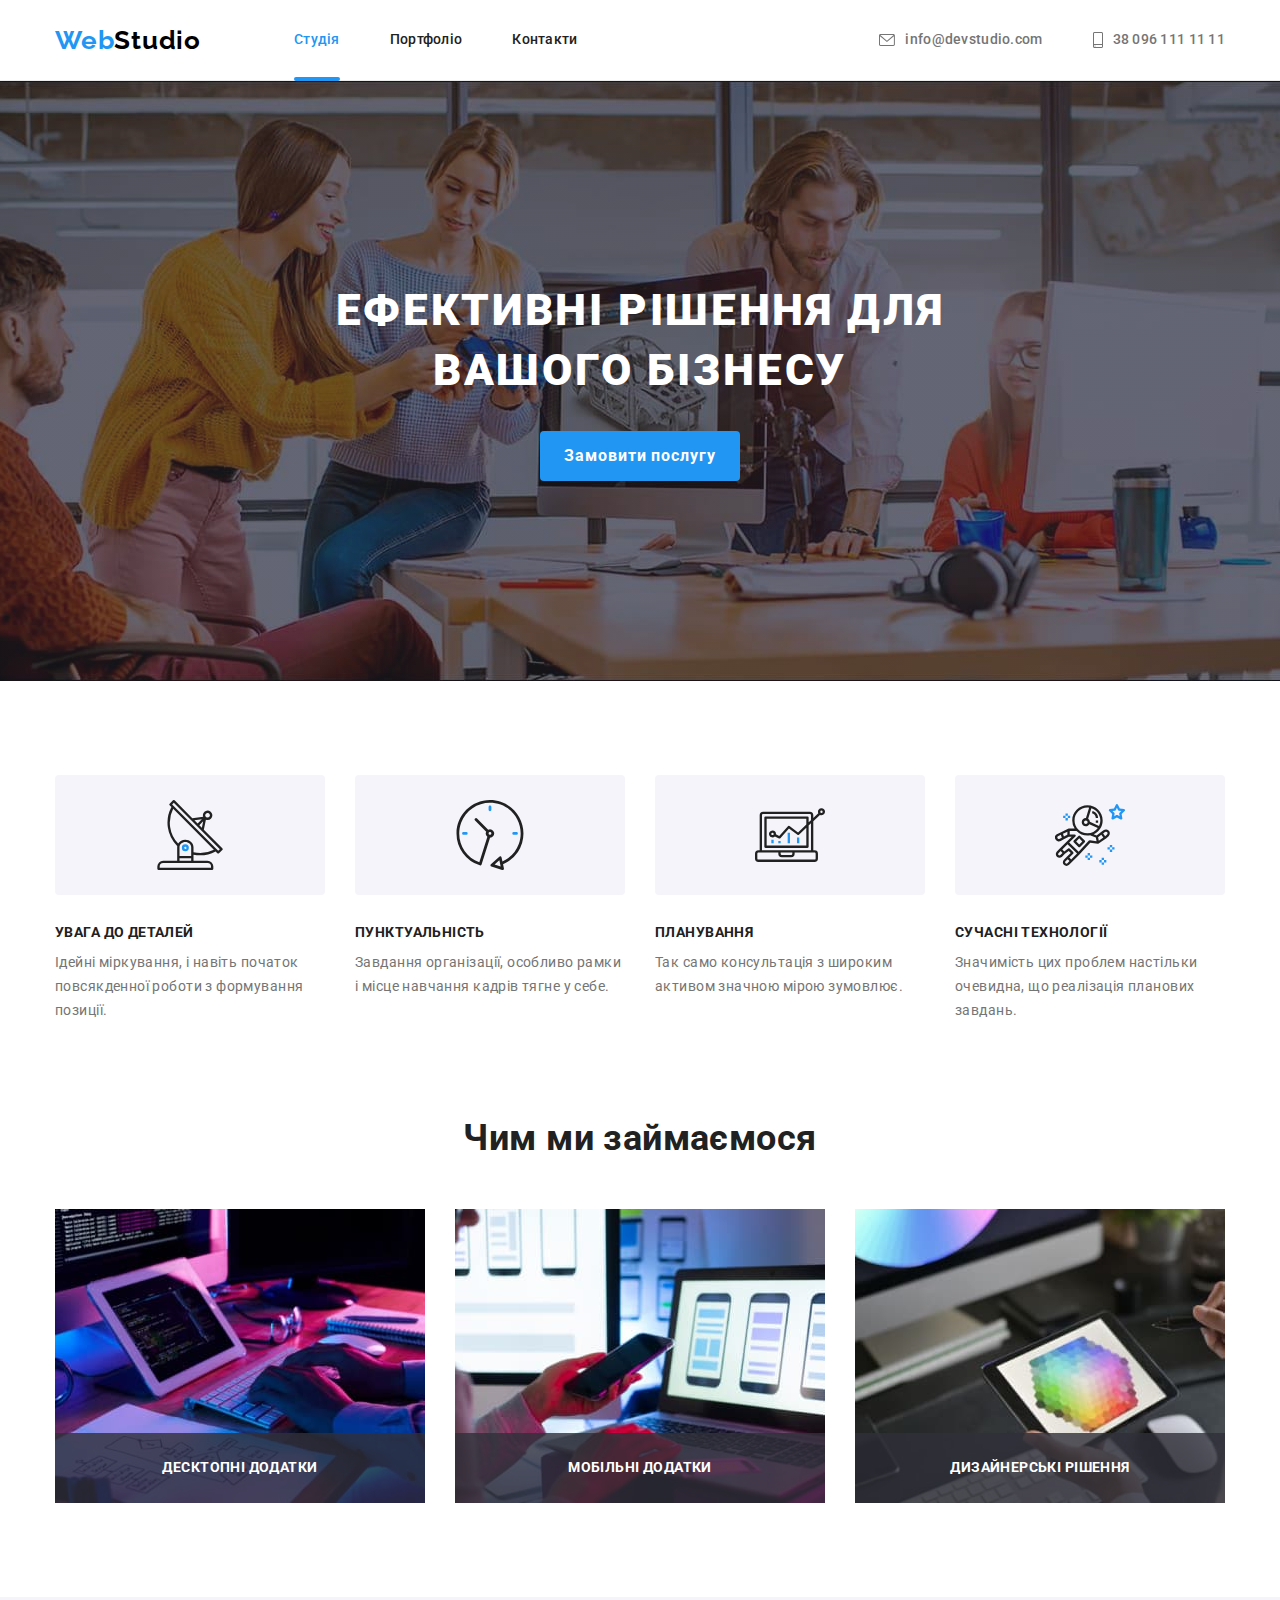
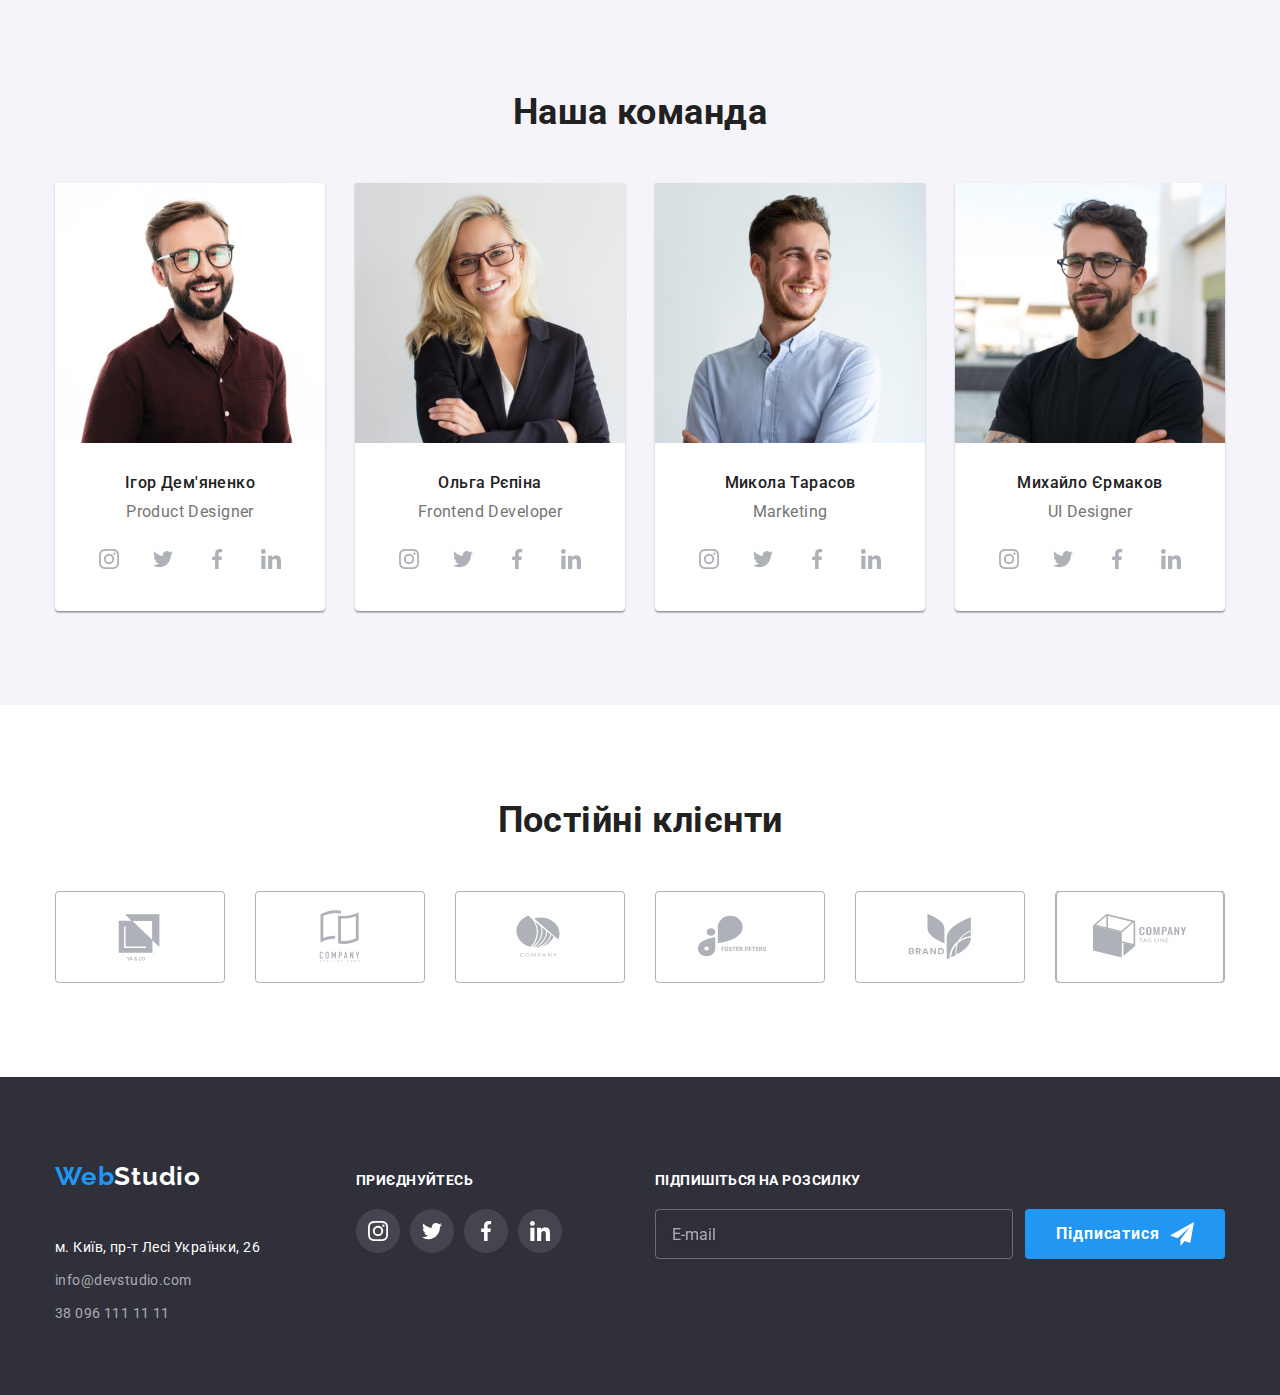
<file: index.html>
<!DOCTYPE html>
<html lang="uk">
  <head>
    <meta charset="UTF-8" />
    <meta http-equiv="X-UA-Compatible" content="IE=edge" />
    <meta name="viewport" content="width=device-width, initial-scale=1.0" />
    <title lang="en">WebStudio</title>
    <link rel="preconnect" href="https://fonts.googleapis.com" />
    <link rel="preconnect" href="https://fonts.gstatic.com" crossorigin />
    <link
      href="https://fonts.googleapis.com/css2?family=Raleway:wght@700&family=Roboto:wght@400;500;700;900&display=swap"
      rel="stylesheet"
    />
    <link rel="stylesheet" href="https://cdnjs.cloudflare.com/ajax/libs/modern-normalize/1.1.0/modern-normalize.min.css" />
    <link rel="stylesheet" href="./css/styles.css" />
  </head>
  <body>
    <!--Навігація-->
    <header>
      <div class="page-head container">
        <nav class="nav">
          <a href="./index.html" class="logo"><span lang="en" class="logo-web">Web</span>Studio</a>
          <ul class="page-nav list-settings">
            <li class="nav-item"><a href="./index.html" class="nav-list nav-current">Студія</a></li>
            <li class="nav-item"><a href="./portfolio.html" class="nav-list">Портфоліо</a></li>
            <li class="nav-item"><a href="" class="nav-list">Контакти</a></li>
          </ul>
        </nav>
        <ul class="page-contact list-settings">
          <li>
            <a href="mailto:info@devstudio.com" class="contacts contact-mail">
              <svg class="contact-icon" width="16" height="12">
                <use href="./images/icons.svg#icon-mail"></use>
              </svg>
              info@devstudio.com</a
            >
          </li>
          <li>
            <a href="tel:380961111111" class="contacts"
              ><svg class="contact-icon" width="10" height="16">
                <use href="./images/icons.svg#icon-phone"></use></svg
              >38 096 111 11 11</a
            >
          </li>
        </ul>
      </div>
    </header>
    <!-- Мейн -->
    <main>
      <!--Шапка-->
      <section class="title-section">
        <div class="container hero">
          <h1 class="main-title">
            Ефективні рішення для<br />
            вашого бізнесу
          </h1>
          <button type="button" class="primary-button" data-modal-open>Замовити послугу</button>
        </div>
      </section>
      <!-- Переваги -->
      <section class="features-section">
        <div class="container">
          <h2 class="visually-hidden">Особливості</h2>
          <ul class="list-settings features">
            <li class="features-position">
              <div class="features-icon">
                <svg width="70" height="70">
                  <use href="./images/icons.svg#icon-antenna"></use>
                </svg>
              </div>
              <h3 class="features-title">УВАГА ДО ДЕТАЛЕЙ</h3>
              <p>Ідейні міркування, і навіть початок повсякденної роботи з формування позиції.</p>
            </li>
            <li class="features-position">
              <div class="features-icon">
                <svg width="70" height="70">
                  <use href="./images/icons.svg#icon-clock"></use>
                </svg>
              </div>
              <h3 class="features-title">ПУНКТУАЛЬНІСТЬ</h3>
              <p>Завдання організації, особливо рамки і місце навчання кадрів тягне у себе.</p>
            </li>
            <li class="features-position">
              <div class="features-icon">
                <svg width="70" height="70">
                  <use href="./images/icons.svg#icon-diagram"></use>
                </svg>
              </div>
              <h3 class="features-title">ПЛАНУВАнНЯ</h3>
              <p>Так само консультація з широким активом значною мірою зумовлює.</p>
            </li>
            <li class="features-position">
              <div class="features-icon">
                <svg width="70" height="70">
                  <use href="./images/icons.svg#icon-astronaut"></use>
                </svg>
              </div>
              <h3 class="features-title">СУЧАСНІ ТЕХНОЛОГІЇ</h3>
              <p>Значимість цих проблем настільки очевидна, що реалізація планових завдань.</p>
            </li>
          </ul>
        </div>
      </section>
      <!--Чим ми займаємося-->
      <section class="projects">
        <div class="container whatwedo">
          <h2 class="second-title">Чим ми займаємося</h2>
          <ul class="list-settings projects-item">
            <li>
              <div class="whatwedo-list">
                <img src="./images/box-1.jpg" alt="Створення програм" width="370" height="294" />
                <p class="whatwedo-paragraph">Десктопні додатки</p>
              </div>
            </li>
            <li>
              <div class="whatwedo-list">
                <img src="./images/box-2.jpg" alt="Мобільні аплікації" width="370" height="294" />
                <p class="whatwedo-paragraph">Мобільні додатки</p>
              </div>
            </li>
            <li>
              <div class="whatwedo-list">
                <img src="./images/box-3.jpg" alt="Дизайн" width="370" height="294" />
                <p class="whatwedo-paragraph">Дизайнерські рішення</p>
              </div>
            </li>
          </ul>
        </div>
      </section>
      <!--Наша команда-->
      <section class="our-team">
        <div class="container">
          <h2 class="second-title">Наша команда</h2>
          <ul class="list-settings team-list">
            <li class="team-member">
              <img src="./images/team-card-1.jpg" alt="Дизайнер продукту" width="270" height="260" />
              <div class="member-info">
                <h3 class="team-title">Ігор Дем'яненко</h3>
                <p>Product Designer</p>
                <ul class="list-settings team-icon">
                  <li>
                    <a
                      class="social-link"
                      href="https://www.instagram.com"
                      target="_blank"
                      rel="nofollow noopener noreferrer"
                      aria-label="Instagram icon"
                      ><svg width="20" height="20">
                        <use href="./images/icons.svg#icon-instagram"></use></svg
                    ></a>
                  </li>
                  <li>
                    <a
                      class="social-link"
                      href="https://twitter.com/?lang=ru"
                      target="_blank"
                      rel="nofollow noopener noreferrer"
                      aria-label="Twitter icon"
                      ><svg width="20" height="20">
                        <use href="./images/icons.svg#icon-twitter"></use></svg
                    ></a>
                  </li>
                  <li>
                    <a
                      class="social-link"
                      href="facebook.com"
                      target="_blank"
                      rel="nofollow noopener noreferrer"
                      aria-label="Facebook icon"
                      ><svg width="20" height="20">
                        <use href="./images/icons.svg#icon-facebook"></use></svg
                    ></a>
                  </li>
                  <li>
                    <a
                      class="social-link"
                      href="https://www.linkedin.com"
                      target="_blank"
                      rel="nofollow noopener noreferrer"
                      aria-label="LinkedIn icon"
                      ><svg width="20" height="20">
                        <use href="./images/icons.svg#icon-linkedin"></use></svg
                    ></a>
                  </li>
                </ul>
              </div>
            </li>
            <li class="team-member">
              <img src="./images/team-card-2.jpg" alt="Розробник інтерфейсу" width="270" height="260" />
              <div class="member-info">
                <h3 class="team-title">Ольга Рєпіна</h3>
                <p>Frontend Developer</p>
                <ul class="list-settings team-icon">
                  <li>
                    <a
                      class="social-link"
                      href="https://www.instagram.com"
                      target="_blank"
                      rel="nofollow noopener noreferrer"
                      aria-label="Instagram"
                      ><svg width="20" height="20">
                        <use href="./images/icons.svg#icon-instagram"></use></svg
                    ></a>
                  </li>
                  <li>
                    <a
                      class="social-link"
                      href="https://twitter.com/?lang=ru"
                      target="_blank"
                      rel="nofollow noopener noreferrer"
                      aria-label="Twitter"
                      ><svg width="20" height="20">
                        <use href="./images/icons.svg#icon-twitter"></use></svg
                    ></a>
                  </li>
                  <li>
                    <a
                      class="social-link"
                      href="facebook.com"
                      target="_blank"
                      rel="nofollow noopener noreferrer"
                      aria-label="Facebook"
                      ><svg width="20" height="20">
                        <use href="./images/icons.svg#icon-facebook"></use></svg
                    ></a>
                  </li>
                  <li>
                    <a
                      class="social-link"
                      href="https://www.linkedin.com"
                      target="_blank"
                      rel="nofollow noopener noreferrer"
                      aria-label="LinkedIn"
                      ><svg width="20" height="20">
                        <use href="./images/icons.svg#icon-linkedin"></use></svg
                    ></a>
                  </li>
                </ul>
              </div>
            </li>
            <li class="team-member">
              <img src="./images/team-card-3.jpg" alt="Маркетолог" width="270" height="260" />
              <div class="member-info">
                <h3 class="team-title">Микола Тарасов</h3>
                <p>Marketing</p>
                <ul class="list-settings team-icon">
                  <li>
                    <a
                      class="social-link"
                      href="https://www.instagram.com"
                      target="_blank"
                      rel="nofollow noopener noreferrer"
                      aria-label="Instagram"
                      ><svg width="20" height="20">
                        <use href="./images/icons.svg#icon-instagram"></use></svg
                    ></a>
                  </li>
                  <li>
                    <a
                      class="social-link"
                      href="https://twitter.com/?lang=ru"
                      target="_blank"
                      rel="nofollow noopener noreferrer"
                      aria-label="Twitter"
                      ><svg width="20" height="20">
                        <use href="./images/icons.svg#icon-twitter"></use></svg
                    ></a>
                  </li>
                  <li>
                    <a
                      class="social-link"
                      href="facebook.com"
                      target="_blank"
                      rel="nofollow noopener noreferrer"
                      aria-label="Facebook"
                      ><svg width="20" height="20">
                        <use href="./images/icons.svg#icon-facebook"></use></svg
                    ></a>
                  </li>
                  <li>
                    <a
                      class="social-link"
                      href="https://www.linkedin.com"
                      target="_blank"
                      rel="nofollow noopener noreferrer"
                      aria-label="LinkedIn"
                      ><svg width="20" height="20">
                        <use href="./images/icons.svg#icon-linkedin"></use></svg
                    ></a>
                  </li>
                </ul>
              </div>
            </li>
            <li class="team-member">
              <img src="./images/team-card-4.jpg" alt="Дизайнер інтерфейсу користувача" width="270" height="260" />
              <div class="member-info">
                <h3 class="team-title">Михайло Єрмаков</h3>
                <p>UI Designer</p>
                <ul class="list-settings team-icon">
                  <li>
                    <a
                      class="social-link"
                      href="https://www.instagram.com"
                      target="_blank"
                      rel="nofollow noopener noreferrer"
                      aria-label="Instagram"
                      ><svg width="20" height="20">
                        <use href="./images/icons.svg#icon-instagram"></use></svg
                    ></a>
                  </li>
                  <li>
                    <a
                      class="social-link"
                      href="https://twitter.com/?lang=ru"
                      target="_blank"
                      rel="nofollow noopener noreferrer"
                      aria-label="Twitter"
                      ><svg width="20" height="20">
                        <use href="./images/icons.svg#icon-twitter"></use></svg
                    ></a>
                  </li>
                  <li>
                    <a
                      class="social-link"
                      href="facebook.com"
                      target="_blank"
                      rel="nofollow noopener noreferrer"
                      aria-label="Facebook"
                      ><svg width="20" height="20">
                        <use href="./images/icons.svg#icon-facebook"></use></svg
                    ></a>
                  </li>
                  <li>
                    <a
                      class="social-link"
                      href="https://www.linkedin.com"
                      target="_blank"
                      rel="nofollow noopener noreferrer"
                      aria-label="LinkedIn"
                      ><svg width="20" height="20">
                        <use href="./images/icons.svg#icon-linkedin"></use></svg
                    ></a>
                  </li>
                </ul>
              </div>
            </li>
          </ul>
        </div>
      </section>
      <!-- Постійні клієнти -->
      <section class="clients">
        <div class="container">
          <h2 class="second-title">Постійні клієнти</h2>
          <ul class="list-settings client-list">
            <li>
              <a href="" class="client-position">
                <svg class="" width="106" height="60">
                  <use href="./images/icons.svg#icon-logo-1"></use>
                </svg>
              </a>
            </li>
            <li>
              <a href="" class="client-position">
                <svg class="" width="106" height="60">
                  <use href="./images/icons.svg#icon-logo-2"></use>
                </svg>
              </a>
            </li>
            <li>
              <a href="" class="client-position">
                <svg class="" width="106" height="60">
                  <use href="./images/icons.svg#icon-logo-3"></use>
                </svg>
              </a>
            </li>
            <li>
              <a href="" class="client-position">
                <svg class="" width="106" height="60">
                  <use href="./images/icons.svg#icon-logo-4"></use>
                </svg>
              </a>
            </li>
            <li>
              <a href="" class="client-position">
                <svg class="" width="106" height="60">
                  <use href="./images/icons.svg#icon-logo-5"></use>
                </svg>
              </a>
            </li>
            <li class="client-position">
              <a href="" class="client-position">
                <svg class="" width="106" height="60">
                  <use href="./images/icons.svg#icon-logo-6"></use>
                </svg>
              </a>
            </li>
          </ul>
        </div>
      </section>
    </main>
    <!--Футер-->
    <footer class="footer">
      <div class="container info-footer">
        <div class="contact-info">
          <a href="./index.html" class="logo logo-footer"><span lang="en" class="logo-web">Web</span>Studio</a>
          <address>
            <ul class="list-settings">
              <li class="contact-item">
                <a href="https://goo.gl/maps/MqGmsfagtQrmFsh36" target="_blank" class="address-place"
                  >м. Київ, пр-т Лесі Українки, 26
                </a>
              </li>
              <li class="contact-item">
                <a href="mailto:info@devstudio.com" class="address-contacts">info@devstudio.com</a>
              </li>
              <li class="contact-item"><a href="tel:380961111111" class="address-contacts">38 096 111 11 11</a></li>
            </ul>
          </address>
        </div>
        <div class="follow-us">
          <p>приєднуйтесь</p>
          <ul class="list-settings follow-us-list">
            <li>
              <a
                class="social-link social-link-footer"
                href="https://www.instagram.com"
                target="_blank"
                rel="nofollow noopener noreferrer"
                aria-label="Instagram icon"
                ><svg width="20" height="20">
                  <use href="./images/icons.svg#icon-instagram"></use></svg
              ></a>
            </li>
            <li>
              <a
                class="social-link social-link-footer"
                href="https://twitter.com/?lang=ru"
                target="_blank"
                rel="nofollow noopener noreferrer"
                aria-label="Twitter icon"
                ><svg width="20" height="20">
                  <use href="./images/icons.svg#icon-twitter"></use></svg
              ></a>
            </li>
            <li>
              <a
                class="social-link social-link-footer"
                href="facebook.com"
                target="_blank"
                rel="nofollow noopener noreferrer"
                aria-label="Facebook icon"
                ><svg width="20" height="20">
                  <use href="./images/icons.svg#icon-facebook"></use></svg
              ></a>
            </li>
            <li>
              <a
                class="social-link social-link-footer"
                href="https://www.linkedin.com"
                target="_blank"
                rel="nofollow noopener noreferrer"
                aria-label="LinkedIn icon"
                ><svg width="20" height="20">
                  <use href="./images/icons.svg#icon-linkedin"></use></svg
              ></a>
            </li>
          </ul>
        </div>
        <div>
          <strong class="footer-form-title">Підпишіться на розсилку</strong>
          <form name="messages_form" class="footer-form-input">
            <label><input type="email" name="footer-user-mail" class="footer-form-label" placeholder="E-mail" /></label>
            <button type="submit" class="footer-form-button primary-button">
              Підписатися
              <svg class="form-button-icon" width="24" height="24">
                <use href="./images/icons.svg#icon-send"></use>
              </svg>
            </button>
          </form>
        </div>
      </div>
    </footer>
    <!-- Модалка -->
    <div class="backdrop is-hidden" data-modal>
      <div class="modal">
        <button class="close-button" type="button" data-modal-close>
          <svg width="20" height="20">
            <use href="./images/icons.svg#icon-close-btn"></use>
          </svg>
        </button>
        <p class="modal-title">Залиште свої дані, ми вам передзвонимо</p>
        <form>
          <div>
            <label class="modal-label"
              >Ім'я
              <input class="modal-input" name="user_name" type="text" />
              <svg class="modal-icon" width="18" height="18">
                <use href="./images/icons.svg#modal-user"></use>
              </svg>
            </label>
            <label class="modal-label"
              >Телефон
              <input class="modal-input" name="user_phone" type="tel" />
              <svg class="modal-icon" width="18" height="18">
                <use href="./images/icons.svg#modal-phone"></use>
              </svg>
            </label>
            <label class="modal-label"
              >Пошта
              <input class="modal-input" name="user_mail" type="email" />
              <svg class="modal-icon" width="18" height="18">
                <use href="./images/icons.svg#modal-mail"></use>
              </svg>
            </label>
            <label class="modal-label"
              >Коментар<textarea class="modal-textarea" name="user-comments" rows="9" placeholder="Введіть текст"></textarea>
            </label>
            <label class="modal-checkbox"
              ><input class="form-checkbox" name="user_agreements" type="checkbox" />Погоджуюся з розсилкою та приймаю &nbsp
              <a href="" class="contract-terms">Умови договору</a></label
            >
          </div>
          <button type="submit" class="primary-button modal-button">Відправити</button>
        </form>
      </div>
    </div>
    <script src="./js/modal.js"></script>
  </body>
</html>
</file>
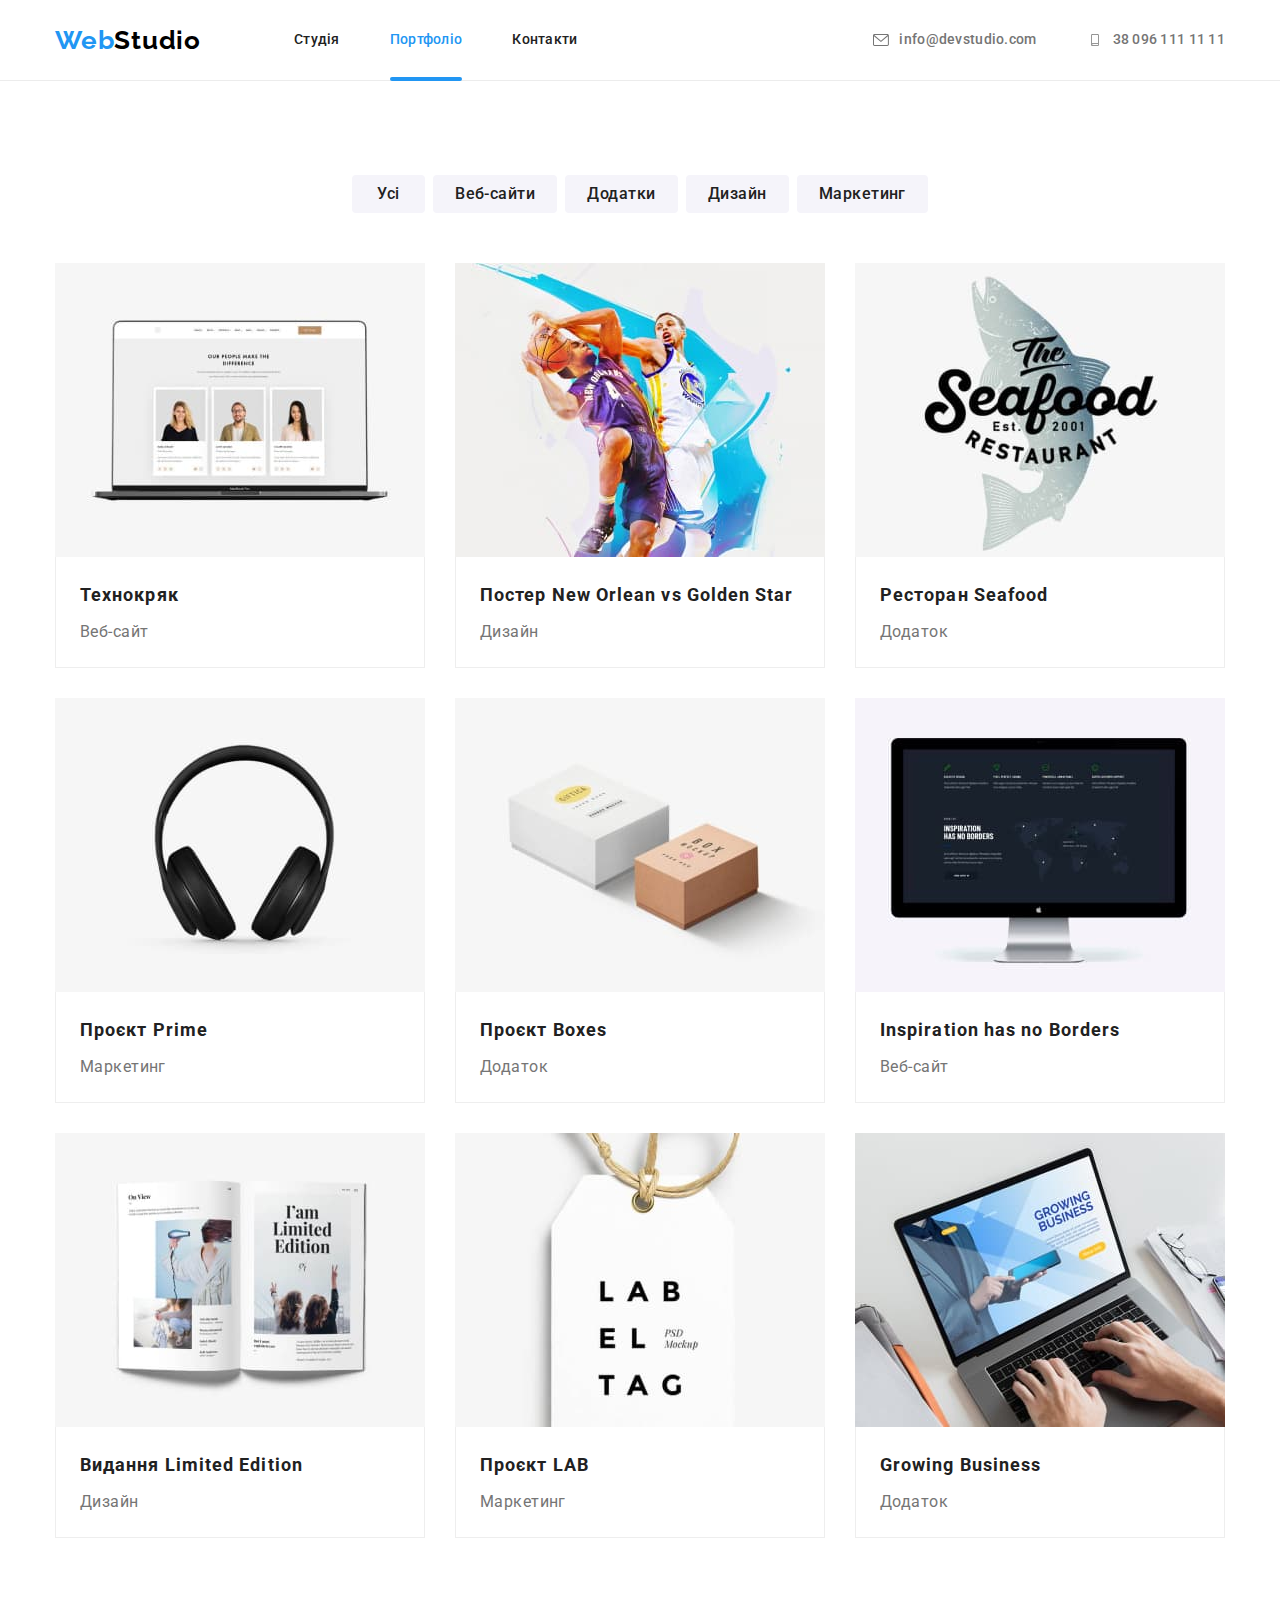
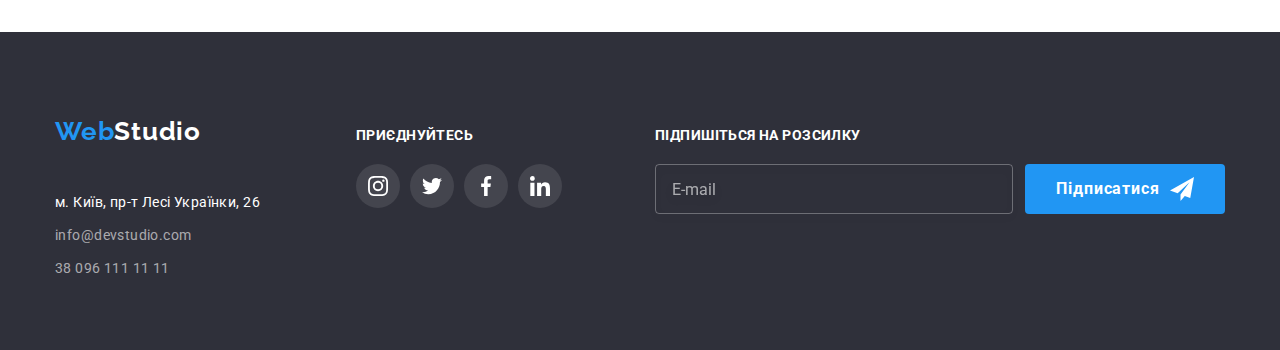
<file: portfolio.html>
<!DOCTYPE html>
<html lang="uk">
  <head>
    <meta charset="UTF-8" />
    <meta http-equiv="X-UA-Compatible" content="IE=edge" />
    <meta name="viewport" content="width=device-width, initial-scale=1.0" />
    <title lang="en">WebStudio</title>
    <link rel="preconnect" href="https://fonts.googleapis.com" />
    <link rel="preconnect" href="https://fonts.gstatic.com" crossorigin />
    <link
      href="https://fonts.googleapis.com/css2?family=Raleway:wght@700&family=Roboto:wght@400;500;700;900&display=swap"
      rel="stylesheet"
    />
    <link rel="stylesheet" href="https://cdnjs.cloudflare.com/ajax/libs/modern-normalize/1.1.0/modern-normalize.min.css" />
    <link rel="stylesheet" href="./css/styles.css" />
  </head>
  <body>
    <!--Навігація-->
    <header>
      <div class="page-head container">
        <nav class="nav">
          <a href="./index.html" class="logo"><span lang="en" class="logo-web">Web</span>Studio</a>
          <ul class="page-nav list-settings">
            <li class="nav-item"><a href="./index.html" class="nav-list">Студія</a></li>
            <li class="nav-item"><a href="./portfolio.html" class="nav-list nav-current">Портфоліо</a></li>
            <li class="nav-item"><a href="" class="nav-list">Контакти</a></li>
          </ul>
        </nav>
        <ul class="page-contact list-settings">
          <li>
            <a href="mailto:info@devstudio.com" class="contacts contact-mail">
              <svg class="contact-icon" width="16" height="12">
                <use href="./images/icons.svg#icon-mail"></use>
              </svg>
              info@devstudio.com</a
            >
          </li>
          <li>
            <a href="tel:380961111111" class="contacts"
              ><svg class="contact-icon" width="16" height="12">
                <use href="./images/icons.svg#icon-phone"></use></svg
              >38 096 111 11 11</a
            >
          </li>
        </ul>
      </div>
    </header>
    <main>
      <!--Фільтр-->
      <section class="filtr-section">
        <div class="container">
          <h1 class="visually-hidden">Фільтр елементів</h1>
          <ul class="list-settings filter-button">
            <li class="filter-position"><button type="button" class="button-item">Усі</button></li>
            <li class="filter-position"><button type="button" class="button-item">Веб-сайти</button></li>
            <li class="filter-position"><button type="button" class="button-item">Додатки</button></li>
            <li class="filter-position"><button type="button" class="button-item">Дизайн</button></li>
            <li class="filter-position"><button type="button" class="button-item">Маркетинг</button></li>
          </ul>
          <!--Позиції фільтру-->
          <ul class="list-settings filter">
            <li class="filter-item">
              <a href="" target="_blank" rel="nofollow noopener noreferrer"
                ><div class="filter-thumb">
                  <img src="./images/techno.jpg" alt="Веб-сторінка для сайту Технокряк" width="370" height="294" />
                  <div class="filter-overlay">
                    <p class="overlay-text">
                      Ресурс пропонує комплексні пропозиції з різним рівнем функціоналу та сервісів. Все це дозволить
                      відвідувачу отримати вичерпні відомості про компанію чи приватну особу.
                    </p>
                  </div>
                </div>
                <div class="filter-info">
                  <h2 class="filter-title">Технокряк</h2>
                  <p>Веб-сайт</p>
                </div>
              </a>
            </li>
            <li class="filter-item">
              <a href="" target="_blank" rel="nofollow noopener noreferrer"
                ><div class="filter-thumb">
                  <img
                    src="./images/neworlean-goldenstar.jpg"
                    alt="Дизайн постера New Orlean vs Golden Star"
                    width="370"
                    height="294"
                  />
                  <div class="filter-overlay">
                    <p class="overlay-text">
                      Ресурс пропонує комплексні пропозиції з різним рівнем функціоналу та сервісів. Все це дозволить
                      відвідувачу отримати вичерпні відомості про компанію чи приватну особу.
                    </p>
                  </div>
                </div>
                <div class="filter-info">
                  <h2 class="filter-title">Постер New Orlean vs Golden Star</h2>
                  <p>Дизайн</p>
                </div></a
              >
            </li>
            <li class="filter-item">
              <a href="" target="_blank" rel="nofollow noopener noreferrer"
                ><div class="filter-thumb">
                  <img src="./images/seafood.jpg" alt="Додаток для ресторану Seafood" width="370" height="294" />
                  <div class="filter-overlay">
                    <p class="overlay-text">
                      Ресурс пропонує комплексні пропозиції з різним рівнем функціоналу та сервісів. Все це дозволить
                      відвідувачу отримати вичерпні відомості про компанію чи приватну особу.
                    </p>
                  </div>
                </div>
                <div class="filter-info">
                  <h2 class="filter-title">Ресторан Seafood</h2>
                  <p>Додаток</p>
                </div></a
              >
            </li>
            <li class="filter-item">
              <a href="" target="_blank" rel="nofollow noopener noreferrer"
                ><div class="filter-thumb">
                  <img src="./images/prime.jpg" alt="Слухавки" width="370" height="294" />
                  <div class="filter-overlay">
                    <p class="overlay-text">
                      Ресурс пропонує комплексні пропозиції з різним рівнем функціоналу та сервісів. Все це дозволить
                      відвідувачу отримати вичерпні відомості про компанію чи приватну особу.
                    </p>
                  </div>
                </div>
                <div class="filter-info">
                  <h2 class="filter-title">Проєкт Prime</h2>
                  <p>Маркетинг</p>
                </div></a
              >
            </li>
            <li class="filter-item">
              <a href="" target="_blank" rel="nofollow noopener noreferrer"
                ><div class="filter-thumb">
                  <img src="./images/boxes.jpg" alt="Картонні коробки" width="370" height="294" />
                  <div class="filter-overlay">
                    <p class="overlay-text">
                      Ресурс пропонує комплексні пропозиції з різним рівнем функціоналу та сервісів. Все це дозволить
                      відвідувачу отримати вичерпні відомості про компанію чи приватну особу.
                    </p>
                  </div>
                </div>
                <div class="filter-info">
                  <h2 class="filter-title">Проєкт Boxes</h2>
                  <p>Додаток</p>
                </div></a
              >
            </li>
            <li class="filter-item">
              <a href="" target="_blank" rel="nofollow noopener noreferrer"
                ><div class="filter-thumb">
                  <img
                    src="./images/inspirationhasnoborders.jpg"
                    alt="Веб-сторінка Inspiration has no Borders"
                    width="370"
                    height="294"
                  />
                  <div class="filter-overlay">
                    <p class="overlay-text">
                      Ресурс пропонує комплексні пропозиції з різним рівнем функціоналу та сервісів. Все це дозволить
                      відвідувачу отримати вичерпні відомості про компанію чи приватну особу.
                    </p>
                  </div>
                </div>
                <div class="filter-info">
                  <h2 class="filter-title">Inspiration has no Borders</h2>
                  <p>Веб-сайт</p>
                </div></a
              >
            </li>
            <li class="filter-item">
              <a href="" target="_blank" rel="nofollow noopener noreferrer"
                ><div class="filter-thumb">
                  <img src="./images/limitededition.jpg" alt="Сторінка з журналу" width="370" height="294" />
                  <div class="filter-overlay">
                    <p class="overlay-text">
                      Ресурс пропонує комплексні пропозиції з різним рівнем функціоналу та сервісів. Все це дозволить
                      відвідувачу отримати вичерпні відомості про компанію чи приватну особу.
                    </p>
                  </div>
                </div>
                <div class="filter-info">
                  <h2 class="filter-title">Видання Limited Edition</h2>
                  <p>Дизайн</p>
                </div></a
              >
            </li>
            <li class="filter-item">
              <a href="" target="_blank" rel="nofollow noopener noreferrer"
                ><div class="filter-thumb">
                  <img src="./images/lab.jpg" alt="Лейба" width="370" height="294" />
                  <div class="filter-overlay">
                    <p class="overlay-text">
                      Ресурс пропонує комплексні пропозиції з різним рівнем функціоналу та сервісів. Все це дозволить
                      відвідувачу отримати вичерпні відомості про компанію чи приватну особу.
                    </p>
                  </div>
                </div>
                <div class="filter-info">
                  <h2 class="filter-title">Проєкт LAB</h2>
                  <p>Маркетинг</p>
                </div></a
              >
            </li>
            <li class="filter-item">
              <a href="" target="_blank" rel="nofollow noopener noreferrer"
                ><div class="filter-thumb">
                  <img
                    src="./images/growingbusiness.jpg"
                    alt="Ноутбук з веб-сторінкою Growing Business"
                    width="370"
                    height="294"
                  />
                  <div class="filter-overlay">
                    <p class="overlay-text">
                      Ресурс пропонує комплексні пропозиції з різним рівнем функціоналу та сервісів. Все це дозволить
                      відвідувачу отримати вичерпні відомості про компанію чи приватну особу.
                    </p>
                  </div>
                </div>
                <div class="filter-info">
                  <h2 class="filter-title">Growing Business</h2>
                  <p>Додаток</p>
                </div></a
              >
            </li>
          </ul>
        </div>
      </section>
    </main>
    <!--Футер-->
    <footer class="footer">
      <div class="container info-footer">
        <div class="contact-info">
          <a href="./index.html" class="logo logo-footer"><span lang="en" class="logo-web">Web</span>Studio</a>
          <address>
            <ul class="list-settings">
              <li class="contact-item">
                <a href="https://goo.gl/maps/MqGmsfagtQrmFsh36" target="_blank" class="address-place"
                  >м. Київ, пр-т Лесі Українки, 26
                </a>
              </li>
              <li class="contact-item">
                <a href="mailto:info@devstudio.com" class="address-contacts">info@devstudio.com</a>
              </li>
              <li class="contact-item"><a href="tel:380961111111" class="address-contacts">38 096 111 11 11</a></li>
            </ul>
          </address>
        </div>
        <div class="follow-us">
          <p>приєднуйтесь</p>
          <ul class="list-settings follow-us-list">
            <li>
              <a
                class="social-link social-link-footer"
                href="https://www.instagram.com"
                target="_blank"
                rel="nofollow noopener noreferrer"
                aria-label="Instagram icon"
                ><svg width="20" height="20">
                  <use href="./images/icons.svg#icon-instagram"></use></svg
              ></a>
            </li>
            <li>
              <a
                class="social-link social-link-footer"
                href="https://twitter.com/?lang=ru"
                target="_blank"
                rel="nofollow noopener noreferrer"
                aria-label="Twitter icon"
                ><svg width="20" height="20">
                  <use href="./images/icons.svg#icon-twitter"></use></svg
              ></a>
            </li>
            <li>
              <a
                class="social-link social-link-footer"
                href="facebook.com"
                target="_blank"
                rel="nofollow noopener noreferrer"
                aria-label="Facebook icon"
                ><svg width="20" height="20">
                  <use href="./images/icons.svg#icon-facebook"></use></svg
              ></a>
            </li>
            <li>
              <a
                class="social-link social-link-footer"
                href="https://www.linkedin.com"
                target="_blank"
                rel="nofollow noopener noreferrer"
                aria-label="LinkedIn icon"
                ><svg width="20" height="20">
                  <use href="./images/icons.svg#icon-linkedin"></use></svg
              ></a>
            </li>
          </ul>
        </div>
        <div>
          <strong class="footer-form-title">Підпишіться на розсилку</strong>
          <form name="messages_form" class="footer-form-input">
            <label><input type="email" name="footer-user-mail" class="footer-form-label" placeholder="E-mail" /></label>
            <button type="submit" class="footer-form-button primary-button">
              Підписатися
              <svg class="form-button-icon" width="24" height="24">
                <use href="./images/icons.svg#icon-send"></use>
              </svg>
            </button>
          </form>
        </div>
      </div>
    </footer>
  </body>
</html>
</file>
<file: css/styles.css>
/* Загальні */

:root {
  /* Колір тексту */
  --primary-text-color: #757575;
  --title-text-color: #212121;

  /* Колір */
  --accent-color: #2196f3;
  --secondary-background-color: #2f303a;
  --white-color: #ffffff;
  --icon-color: #afb1b8;

  /* Анімація */
  --display-time: 250ms;
  --function-time: cubic-bezier(0.4, 0, 0.2, 1);

  /* z-index */
  --main-index: 1000;
  --second-index: 100;
  --third-index: 10;
}
body {
  color: var(--primary-text-color);
  background-color: var(--white-color);
  font-family: "Roboto", sans-serif;
  font-size: 14px;
  letter-spacing: 0.03em;
}
.list-settings {
  list-style: none;
  margin: 0;
  padding: 0;
}
img {
  display: block;
}
h1,
h2,
h3,
h4,
h5,
h6,
p {
  margin: 0;
}
.visually-hidden {
  position: absolute;
  width: 1px;
  height: 1px;
  margin: -1px;
  border: 0;
  padding: 0;

  white-space: nowrap;
  clip-path: inset(100%);
  clip: rect(0 0 0 0);
  overflow: hidden;
}
.container {
  width: 1200px;
  margin: 0 auto;
  padding: 0 15px;
  /* outline: 1px solid tomato; */
}

/* Навігація */
header {
  border-bottom: 1px solid #ececec;
}
.logo {
  margin-right: 93px;
  padding-top: 24px;
  padding-bottom: 24px;

  color: #000000;
  font-family: "Raleway", sans-serif;
  font-weight: 700;
  font-size: 26px;
  line-height: 1.19;
  text-decoration: none;
  letter-spacing: 0.03em;
}
.page-head {
  display: flex;
  align-items: center;
}
.nav {
  display: flex;
  align-items: center;
  margin-right: auto;

  font-weight: 500;
  line-height: 1.14;
  letter-spacing: 0.02em;
}
.page-nav {
  display: flex;
  align-items: center;
}
.nav-list {
  display: block;
  color: var(--title-text-color);
  text-decoration: none;
}
.nav-list,
.contacts {
  padding-top: 32px;
  padding-bottom: 32px;
}
.nav-item:not(:last-child) {
  margin-right: 50px;
}
.nav-item {
  position: relative;
}
.logo-web,
.nav-current,
.contacts:hover,
.contacts:focus,
.nav-list:hover,
.nav-list:focus {
  color: var(--accent-color);
}
.logo-web,
.nav-current,
.contacts,
.nav-list {
  transition-property: color;
  transition-duration: var(--display-time);
  transition-timing-function: var(--function-time);
}
.nav-current::after {
  position: absolute;
  left: 0;
  bottom: 0;

  display: block;
  width: 100%;
  height: 4px;
  margin-bottom: -1px;
  content: "";
  background: var(--accent-color);
  border-radius: 2px;
}
.page-contact {
  display: flex;
}
.contacts {
  display: flex;
  align-items: center;
  gap: 10px;

  color: var(--primary-text-color);
  fill: var(--primary-text-color);
  text-decoration: none;
  font-weight: 500;
  line-height: 1.14;
  letter-spacing: 0.02em;
}
.contacts:hover > .contact-icon {
  fill: var(--accent-color);
  transition-duration: var(--display-time);
  transition-timing-function: var(--function-time);
}
.contacts > .contact-icon {
  transition-property: fill;
  transition-duration: var(--display-time);
  transition-timing-function: var(--function-time);
}
.contact-mail {
  margin-right: 50px;
}

/* Мейн */

/* Шапка */

.title-section {
  padding-top: 200px;
  padding-bottom: 200px;
  text-align: center;
  max-width: 1600px;
  height: 600px;
  margin-left: auto;
  margin-right: auto;
  background-image: linear-gradient(rgba(47, 48, 58, 0.4), rgba(47, 48, 58, 0.4)), url(../images/hero.jpg);
  background-repeat: no-repeat;
  background-position: center;
  background-size: cover;
  color: var(--white-color);
  background-color: var(--secondary-background-color);
}
.main-title {
  margin-bottom: 30px;

  font-weight: 900;
  font-size: 44px;
  line-height: 1.36;
  letter-spacing: 0.06em;
  text-transform: uppercase;
}
.primary-button {
  display: flex;
  align-items: center;
  justify-content: center;
  margin: 0 auto;
  border-radius: 4px;
  min-width: 200px;
  height: 50px;

  border: none;
  color: inherit;
  background-color: var(--accent-color);
  cursor: pointer;
  font-weight: 700;
  font-size: 16px;
  line-height: 1.89;
  letter-spacing: 0.06em;
  font-family: inherit;
  transition-property: background-color, box-shadow;
  transition-duration: var(--display-time);
  transition-timing-function: var(--function-time);
}
.primary-button:hover,
.primary-button:focus {
  background-color: #188ce8;
  box-shadow: 0px 4px 4px rgba(0, 0, 0, 0.15);
}

/* Переваги */

.features-section {
  padding-top: 94px;
  padding-bottom: 94px;
}
.features {
  display: flex;
  gap: 30px;
  line-height: 1.71;
}
.features-position {
  width: 270px;
}
.features-title {
  margin-bottom: 10px;

  color: var(--title-text-color);
  font-size: 14px;
  font-weight: 700;
  line-height: 1.14;
  text-transform: uppercase;
}
.features-icon {
  display: flex;
  height: 120px;
  background: #f5f4fa;
  border-radius: 4px;
  margin-bottom: 30px;
  align-items: center;
  justify-content: center;
}

/* Чим ми займаємось */

.projects {
  padding-bottom: 94px;
}
.second-title {
  margin-bottom: 50px;
  text-align: center;
}

.projects-item {
  display: flex;
  gap: 30px;
}
.second-title {
  color: var(--title-text-color);
  font-weight: 700;
  font-size: 36px;
  line-height: 1.17;
}
.whatwedo-list {
  position: relative;
}
.whatwedo-paragraph {
  position: absolute;
  bottom: 0;
  left: 0;

  display: flex;
  height: 70px;
  width: 100%;
  justify-content: center;
  align-items: center;
  background-color: rgba(47, 48, 58, 0.8);

  font-weight: 700;
  line-height: 1.14;
  text-align: center;
  text-transform: uppercase;
  color: var(--white-color);
}

/* Наша команда */

.our-team {
  padding-top: 94px;
  padding-bottom: 94px;
  background: #f5f4fa;
}
.team-list {
  display: flex;
  gap: 30px;
}
.team-member {
  background-color: var(--white-color);
  font-size: 16px;
  line-height: 1.19;
  box-shadow: 0px 1px 3px rgba(0, 0, 0, 0.12), 0px 1px 1px rgba(0, 0, 0, 0.14), 0px 2px 1px rgba(0, 0, 0, 0.2);
  border-radius: 0px 0px 4px 4px;
}
.member-info {
  padding-top: 30px;
  padding-bottom: 30px;
  text-align: center;
}
.team-title {
  margin-bottom: 10px;
  color: var(--title-text-color);
  font-weight: 500;
  font-size: 16px;
  line-height: 1.19;
}
.team-icon {
  display: flex;
  justify-content: center;
  gap: 10px;
  margin-top: 16px;
}
.social-link {
  display: flex;
  justify-content: center;
  align-items: center;
  border-radius: 50%;
  width: 44px;
  height: 44px;
  cursor: pointer;
  fill: var(--icon-color);
  transition-property: fill;
  transition-duration: var(--display-time);
  transition-timing-function: var(--function-time);
}
.social-link:hover {
  background-color: var(--accent-color);
  fill: white;
}

/* Постійні клієнти */
.clients {
  padding-top: 94px;
  padding-bottom: 94px;
}
.client-list {
  display: flex;
  gap: 30px;
}
.client-position {
  display: flex;
  justify-content: center;
  align-items: center;
  width: 170px;
  height: 92px;
  cursor: pointer;
  border: 1px solid var(--icon-color);
  border-radius: 4px;
  fill: var(--icon-color);
  transition-property: fill, border-color;
  transition-duration: var(--display-time);
  transition-timing-function: var(--function-time);
}
.client-position:hover {
  fill: var(--accent-color);
  border-color: var(--accent-color);
}

/* Друга сторінка */

/* Фільтр */
.filtr-section {
  padding-top: 94px;
  padding-bottom: 94px;
}
.filter-button {
  display: flex;
  align-items: center;
  justify-content: center;
  margin: 0 auto;
  margin-bottom: 50px;
}
.button-item {
  padding: 6px 22px;
  border-radius: 4px;
  min-width: 73px;

  border: none;
  color: var(--title-text-color);
  background-color: #f5f4fa;
  cursor: pointer;
  font-weight: 500;
  font-size: 16px;
  line-height: 1.62;
  font-family: inherit;
  letter-spacing: 0.03em;

  transition-property: color, background-color, box-shadow;
  transition-duration: var(--display-time);
  transition-timing-function: var(--function-time);
}
.filter-position:not(:last-child) {
  margin-right: 8px;
}
.button-item:hover,
.button-item:focus {
  color: var(--white-color);
  background-color: var(--accent-color);
  box-shadow: 0px 3px 1px rgba(0, 0, 0, 0.1), 0px 1px 2px rgba(0, 0, 0, 0.08), 0px 2px 2px rgba(0, 0, 0, 0.12);
}

/* Позиція фільтру */

.filter {
  display: flex;
  flex-wrap: wrap;
  gap: 30px;

  font-size: 16px;
  line-height: 1.88;
}
.filter-item {
  flex-basis: calc((100% - 60px) / 3);
  transition-property: box-shadow;
  transition-duration: var(--display-time);
  transition-timing-function: var(--function-time);
}
.filter-item:hover,
.filter-item:focus {
  box-shadow: 0px 1px 1px rgba(0, 0, 0, 0.12), 0px 4px 4px rgba(0, 0, 0, 0.06), 1px 4px 6px rgba(0, 0, 0, 0.16);
}
.filter-item:hover .filter-overlay {
  transform: translateY(0%);
  opacity: 1;
}
.filter a {
  text-decoration: none;
  color: var(--primary-text-color);
}

.filter-info {
  padding: 20px 24px;
  border-left: 1px solid #eeeeee;
  border-right: 1px solid #eeeeee;
  border-bottom: 1px solid #eeeeee;
}
.filter-title {
  margin-bottom: 4px;

  color: var(--title-text-color);
  font-weight: 700;
  font-size: 18px;
  line-height: 2;
  letter-spacing: 0.06em;
}
.filter-thumb {
  position: relative;
  overflow: hidden;
}
.filter-overlay {
  position: absolute;
  top: 0;
  left: 0;

  transform: translateY(101%);
  opacity: 0;
  transition-duration: var(--display-time);
  transition-timing-function: var(--function-time);

  display: flex;
  align-items: center;
  width: 100%;
  height: 100%;
  background-color: rgba(33, 150, 243, 0.9);
}
.filter-overlay > .overlay-text {
  padding-right: 24px;
  padding-left: 24px;
  font-size: 18px;
  line-height: 1.55;
  color: var(--white-color);
}
/* Футер */

.footer {
  padding-top: 60px;
  padding-bottom: 60px;
  background-color: var(--secondary-background-color);
}
.info-footer {
  display: flex;
  align-items: baseline;
}
.contact-info {
  margin-right: 70px;
  width: 231px;
}
.logo-footer {
  display: block;
  margin-bottom: 20px;

  color: var(--white-color);
}
.address-place {
  color: var(--white-color);
  line-height: 1.71;
  font-style: normal;
  text-decoration: none;
}
.address-contacts {
  color: rgba(255, 255, 255, 0.6);
  line-height: 1.71;
  font-style: normal;
  text-decoration: none;
}
.address-place,
.address-contacts {
  transition-property: color;
  transition-duration: var(--display-time);
  transition-timing-function: var(--function-time);
}
.address-place:hover,
.address-contacts:hover,
.address-place:focus,
.address-contacts:focus {
  color: var(--accent-color);
}
.contact-item {
  margin-bottom: 9px;
}
.follow-us {
  margin-right: 93px;
}
.follow-us > p {
  margin-bottom: 20px;

  color: var(--white-color);
  font-weight: 700;
  line-height: 1.14;
  text-transform: uppercase;
}
.follow-us-list {
  display: flex;
  gap: 10px;
}
.social-link-footer {
  fill: var(--white-color);
  background-color: rgba(255, 255, 255, 0.1);
}
.footer-form-title {
  display: block;
  margin-bottom: 20px;

  font-weight: 700;
  line-height: 1.14;
  text-transform: uppercase;
  color: var(--white-color);
}
.footer-form-input {
  display: flex;
  gap: 12px;
}
.footer-form-label {
  border: 1px solid rgba(255, 255, 255, 0.3);
  filter: drop-shadow(0px 4px 4px rgba(0, 0, 0, 0.15));
  border-radius: 4px;
  background-color: transparent;

  padding: 15px 16px;

  width: 358px;
  height: 50px;

  font-size: 16px;
  line-height: 1.25;
  align-items: center;
  color: var(--white-color);
}
.footer-form-label::placeholder {
  color: rgba(255, 255, 255, 0.6);
}
.footer-form-button {
  gap: 10px;
  color: var(--white-color);
  margin-right: 10px;
}
.form-button-icon {
  fill: var(--white-color);
}

/* Модалка */

.backdrop {
  position: fixed;
  top: 0;
  left: 0;
  width: 100%;
  height: 100%;
  backdrop-filter: blur(2px);

  background-color: rgba(0, 0, 0, 0.2);

  transition: opacity var(--display-time) var(--function-time), visibility var(--display-time) var(--function-time);
}
.backdrop.is-hidden {
  opacity: 0;
  visibility: hidden;
  pointer-events: none;
}
.modal {
  position: absolute;
  top: 50%;
  left: 50%;
  transform: translate(-50%, -50%);

  display: block;
  align-items: center;
  margin: 0 auto;
  padding: 40px;
  border-radius: 4px;

  width: 528px;
  background: var(--white-color);
}
.close-button {
  position: absolute;
  right: 8px;
  top: 8px;

  display: flex;
  align-items: center;
  justify-content: center;

  width: 30px;
  height: 30px;
  padding: 0;

  background-color: transparent;
  border-radius: 50%;
  border: 1px solid rgba(0, 0, 0, 0.1);
  cursor: pointer;
  transition-property: fill;
  transition-duration: var(--display-time);
  transition-timing-function: var(--function-time);
}
.close-button:hover,
.close-button:focus {
  fill: var(--accent-color);
}
.modal-title {
  display: flex;
  justify-content: center;
  margin-bottom: 12px;

  font-weight: 700;
  font-size: 20px;
  line-height: 1.15;

  color: var(--title-text-color);
}
.modal-label {
  position: relative;

  display: block;
  margin-bottom: 10px;

  font-size: 12px;
  line-height: 1.16;
  letter-spacing: 0.01em;
  color: var(--primary-text-color);
}
.modal-label:last-child {
  margin-bottom: 40px;
}
.modal-input {
  width: 100%;
  height: 40px;
  margin-top: 4px;
  padding: 0 0 0 42px;

  border: 1px solid rgba(33, 33, 33, 0.2);
  border-radius: 4px;

  transition-property: border;
  transition-duration: var(--display-time);
  transition-timing-function: var(--function-time);
}
.modal-label:focus-within > .modal-input {
  outline: transparent;
  border: 1px solid var(--accent-color);
}
.modal-icon {
  position: absolute;
  top: 29px;
  left: 12px;

  fill: var(--title-text-color);

  transition-property: fill;
  transition-duration: var(--display-time);
  transition-timing-function: var(--function-time);
}
.modal-label:focus-within > .modal-icon {
  fill: var(--accent-color);
}
.modal-textarea {
  resize: none;

  display: block;
  width: 100%;
  padding: 12px 16px;
  margin-top: 4px;
  margin-bottom: 20px;

  border: 1px solid rgba(33, 33, 33, 0.2);
  border-radius: 4px;

  transition-property: outline;
  transition-duration: var(--display-time);
  transition-timing-function: var(--function-time);
}
.modal-textarea::placeholder {
  font-size: 12px;
  line-height: 1.16;
  letter-spacing: 0.01em;
  color: rgba(117, 117, 117, 0.5);
}
.modal-label:focus-within > .modal-textarea {
  outline: 1px solid var(--accent-color);
}
.modal-checkbox {
  display: flex;
  align-items: center;
  justify-content: center;
  margin-bottom: 30px;

  line-height: 1.71;
  color: var(--primary-text-color);
}
.form-checkbox {
  appearance: none;
  cursor: pointer;
  width: 16px;
  height: 15px;
  margin-right: 8px;

  background-image: url("../images/vector.svg");
  background-size: contain;

  transition-property: background-image;
  transition-duration: var(--display-time);
  transition-timing-function: var(--function-time);
}
.form-checkbox:checked {
  width: 16px;
  height: 15px;
  background-image: url("../images/icon-check.svg");
}
.contract-terms {
  text-decoration-line: underline;
  color: var(--accent-color);
}
.modal-button {
  color: var(--white-color);
}
</file>
